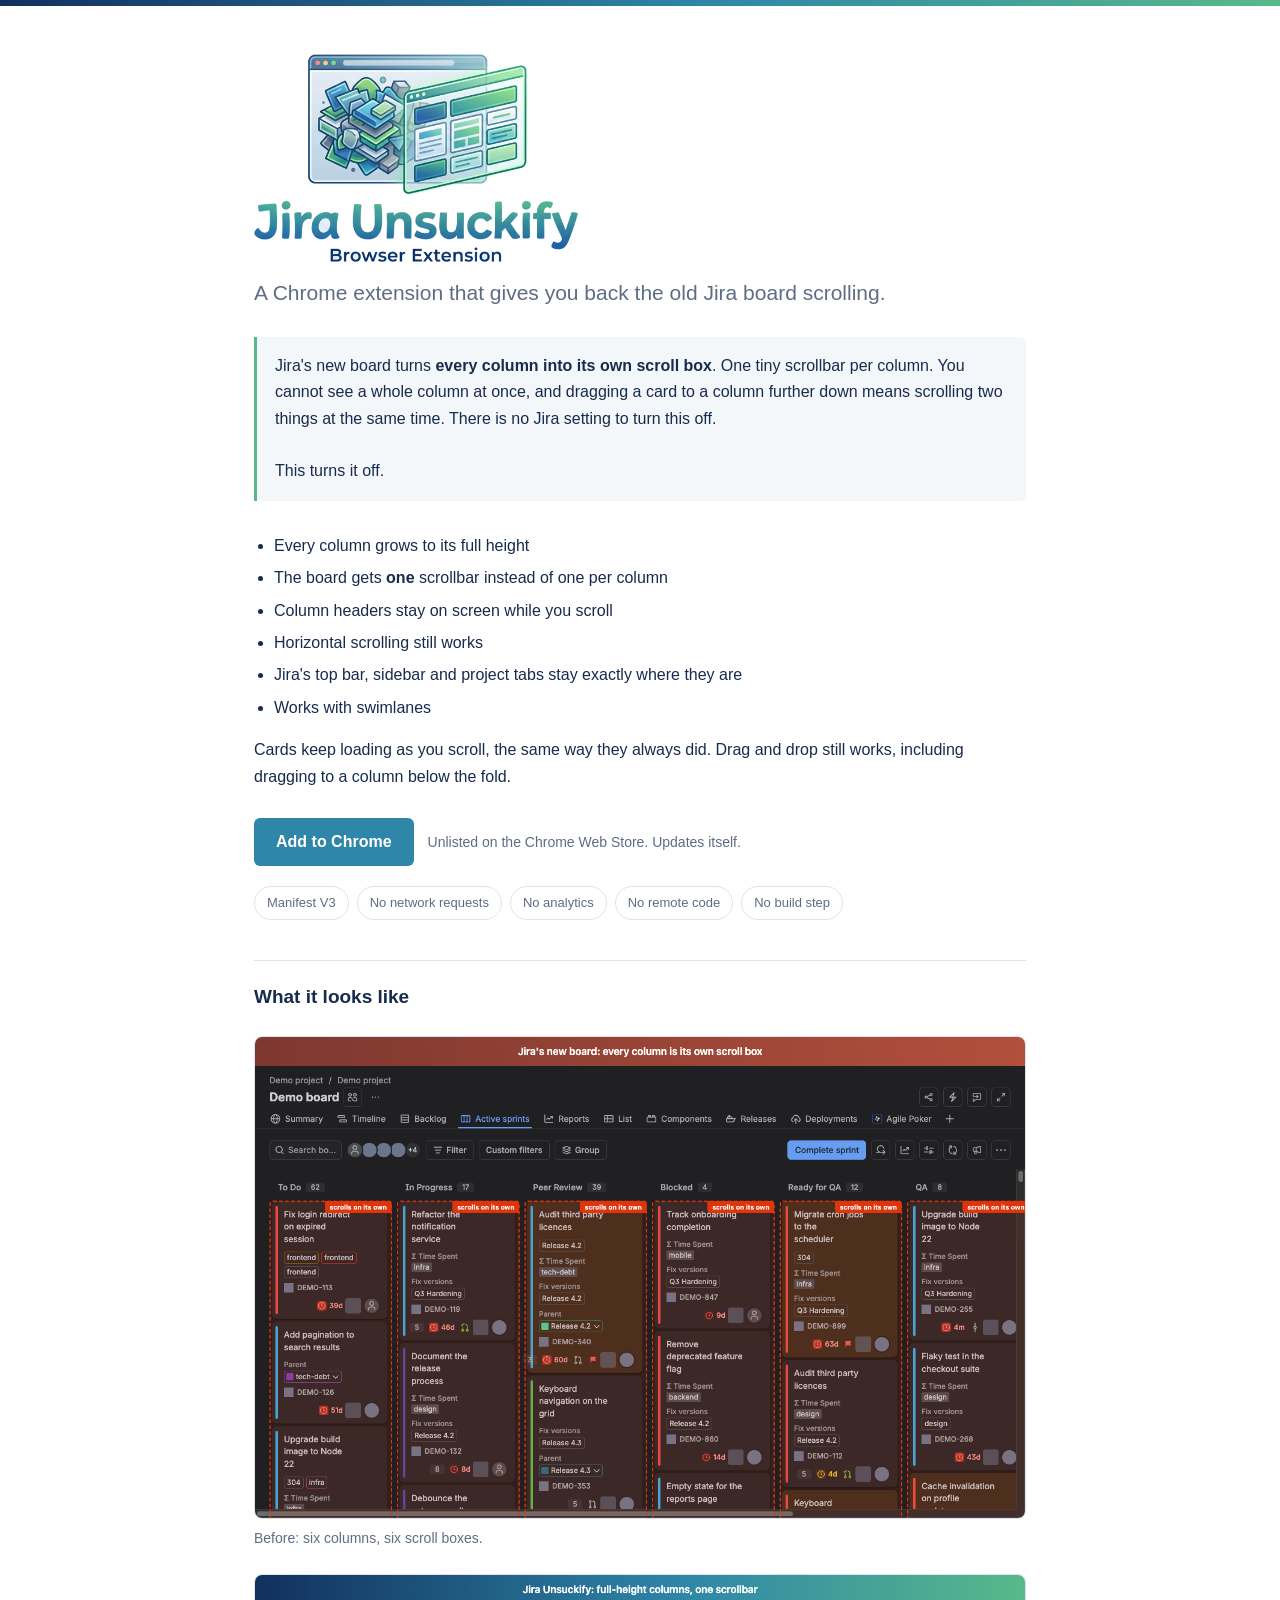
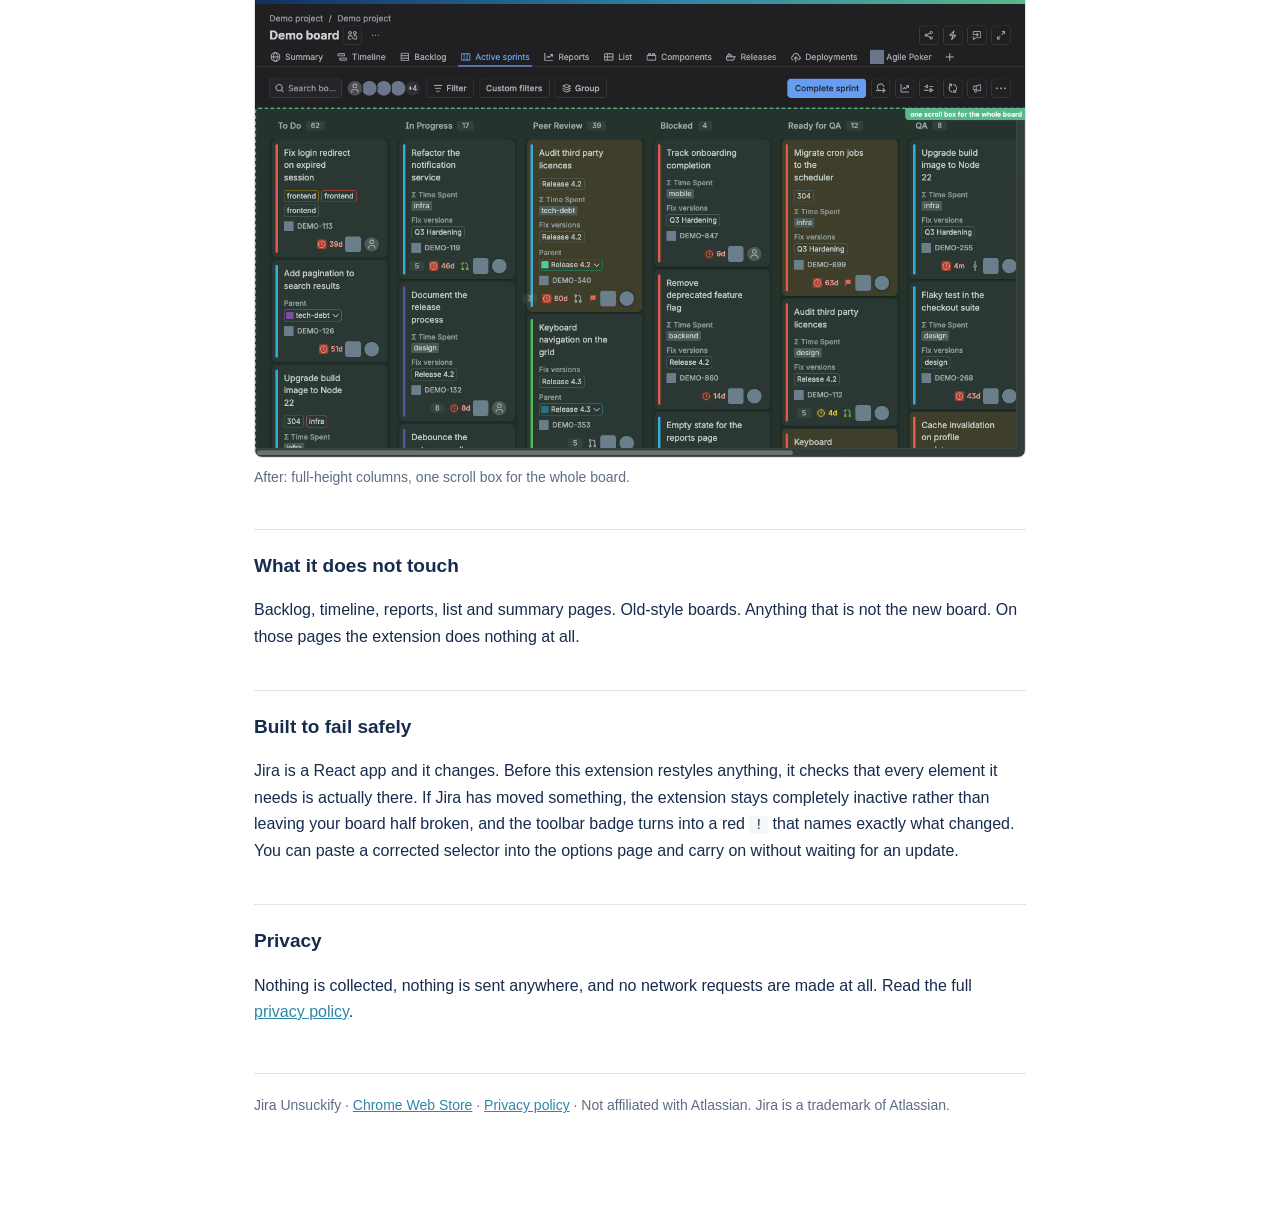
<file: docs/index.html>
<!doctype html>
<html lang="en">
  <head>
    <meta charset="utf-8" />
    <meta name="viewport" content="width=device-width, initial-scale=1" />
    <title>Jira Unsuckify — a Chrome extension that unscrolls Jira boards</title>
    <meta
      name="description"
      content="Jira's new board makes every column its own scroll box. This Chrome extension turns that off: full-height columns, one scrollbar."
    />
    <link rel="icon" href="assets/icon128.png" />
    <style>
      :root {
        --navy: #12305e;
        --blue: #2e86a8;
        --green: #58b98a;
        --bg: #ffffff;
        --sunken: #f4f7fa;
        --text: #172b4d;
        --subtle: #5e6c84;
        --border: #dfe4ec;
      }
      @media (prefers-color-scheme: dark) {
        :root {
          --bg: #1f1f21;
          --sunken: #161618;
          --text: #dcdfe4;
          --subtle: #9fa6b2;
          --border: #3a3d43;
          --blue: #6fb6d0;
          --green: #7fd1a6;
        }
      }
      * {
        box-sizing: border-box;
      }
      body {
        margin: 0;
        background: var(--bg);
        color: var(--text);
        font: 16px/1.65 -apple-system, BlinkMacSystemFont, "Segoe UI", Roboto,
          Helvetica, Arial, sans-serif;
      }
      .band {
        height: 6px;
        background: linear-gradient(90deg, var(--navy), #2e86a8 55%, #58b98a);
      }
      main {
        max-width: 820px;
        margin: 0 auto;
        padding: 40px 24px 96px;
      }
      .logo {
        display: block;
        width: 100%;
        max-width: 340px;
        height: auto;
        margin: 0 0 8px -8px;
      }
      .tagline {
        font-size: 21px;
        line-height: 1.45;
        color: var(--subtle);
        margin: 0 0 28px;
      }
      .lede {
        background: var(--sunken);
        border-left: 3px solid var(--green);
        border-radius: 0 6px 6px 0;
        padding: 16px 18px;
        margin: 0 0 32px;
      }
      h2 {
        font-size: 19px;
        margin: 40px 0 10px;
        padding-top: 20px;
        border-top: 1px solid var(--border);
      }
      ul {
        padding-left: 20px;
      }
      li {
        margin: 6px 0;
      }
      figure {
        margin: 24px 0;
      }
      figure img {
        width: 100%;
        height: auto;
        border: 1px solid var(--border);
        border-radius: 8px;
        display: block;
      }
      figcaption {
        color: var(--subtle);
        font-size: 14px;
        margin-top: 8px;
      }
      code {
        font-family: ui-monospace, SFMono-Regular, Menlo, Consolas, monospace;
        font-size: 0.9em;
        background: var(--sunken);
        padding: 1px 5px;
        border-radius: 3px;
      }
      a {
        color: var(--blue);
      }
      .cta {
        display: flex;
        align-items: center;
        flex-wrap: wrap;
        gap: 14px;
        margin: 28px 0 0;
      }
      .button {
        display: inline-block;
        padding: 11px 22px;
        border-radius: 6px;
        background: var(--blue);
        color: #fff;
        font-weight: 600;
        text-decoration: none;
      }
      .button:hover {
        filter: brightness(1.08);
      }
      .cta-note {
        font-size: 14px;
        color: var(--subtle);
      }
      .pills {
        display: flex;
        flex-wrap: wrap;
        gap: 8px;
        margin: 20px 0 0;
        padding: 0;
        list-style: none;
      }
      .pills li {
        margin: 0;
        padding: 5px 12px;
        border: 1px solid var(--border);
        border-radius: 999px;
        font-size: 13px;
        color: var(--subtle);
      }
      footer {
        margin-top: 48px;
        padding-top: 20px;
        border-top: 1px solid var(--border);
        color: var(--subtle);
        font-size: 14px;
      }
    </style>
  </head>
  <body>
    <div class="band"></div>
    <main>
      <img class="logo" src="assets/logo.png" alt="Jira Unsuckify" />
      <p class="tagline">
        A Chrome extension that gives you back the old Jira board scrolling.
      </p>

      <p class="lede">
        Jira's new board turns <strong>every column into its own scroll box</strong>.
        One tiny scrollbar per column. You cannot see a whole column at once, and
        dragging a card to a column further down means scrolling two things at
        the same time. There is no Jira setting to turn this off.
        <br /><br />
        This turns it off.
      </p>

      <ul>
        <li>Every column grows to its full height</li>
        <li>The board gets <strong>one</strong> scrollbar instead of one per column</li>
        <li>Column headers stay on screen while you scroll</li>
        <li>Horizontal scrolling still works</li>
        <li>Jira's top bar, sidebar and project tabs stay exactly where they are</li>
        <li>Works with swimlanes</li>
      </ul>

      <p>
        Cards keep loading as you scroll, the same way they always did. Drag and
        drop still works, including dragging to a column below the fold.
      </p>

      <p class="cta">
        <a class="button" href="https://chromewebstore.google.com/detail/jira-unsuckify/klcalgmhbaieegofnldhlkkhlkcfggle">Add to Chrome</a>
        <span class="cta-note">Unlisted on the Chrome Web Store. Updates itself.</span>
      </p>

      <ul class="pills">
        <li>Manifest V3</li>
        <li>No network requests</li>
        <li>No analytics</li>
        <li>No remote code</li>
        <li>No build step</li>
      </ul>

      <h2>What it looks like</h2>

      <figure>
        <img src="assets/before.png" alt="Jira's new board, with a separate scrollbar on every column" />
        <figcaption>Before: six columns, six scroll boxes.</figcaption>
      </figure>

      <figure>
        <img src="assets/after.png" alt="The same board with full-height columns and a single scrollbar" />
        <figcaption>After: full-height columns, one scroll box for the whole board.</figcaption>
      </figure>

      <h2>What it does not touch</h2>
      <p>
        Backlog, timeline, reports, list and summary pages. Old-style boards.
        Anything that is not the new board. On those pages the extension does
        nothing at all.
      </p>

      <h2>Built to fail safely</h2>
      <p>
        Jira is a React app and it changes. Before this extension restyles
        anything, it checks that every element it needs is actually there. If
        Jira has moved something, the extension stays completely inactive rather
        than leaving your board half broken, and the toolbar badge turns into a
        red <code>!</code> that names exactly what changed. You can paste a
        corrected selector into the options page and carry on without waiting
        for an update.
      </p>

      <h2>Privacy</h2>
      <p>
        Nothing is collected, nothing is sent anywhere, and no network requests
        are made at all. Read the full
        <a href="privacy.html">privacy policy</a>.
      </p>

      <footer>
        Jira Unsuckify · <a href="https://chromewebstore.google.com/detail/jira-unsuckify/klcalgmhbaieegofnldhlkkhlkcfggle">Chrome Web Store</a> ·
        <a href="privacy.html">Privacy policy</a> ·
        Not affiliated with Atlassian. Jira is a trademark of Atlassian.
      </footer>
    </main>
  </body>
</html>
</file>
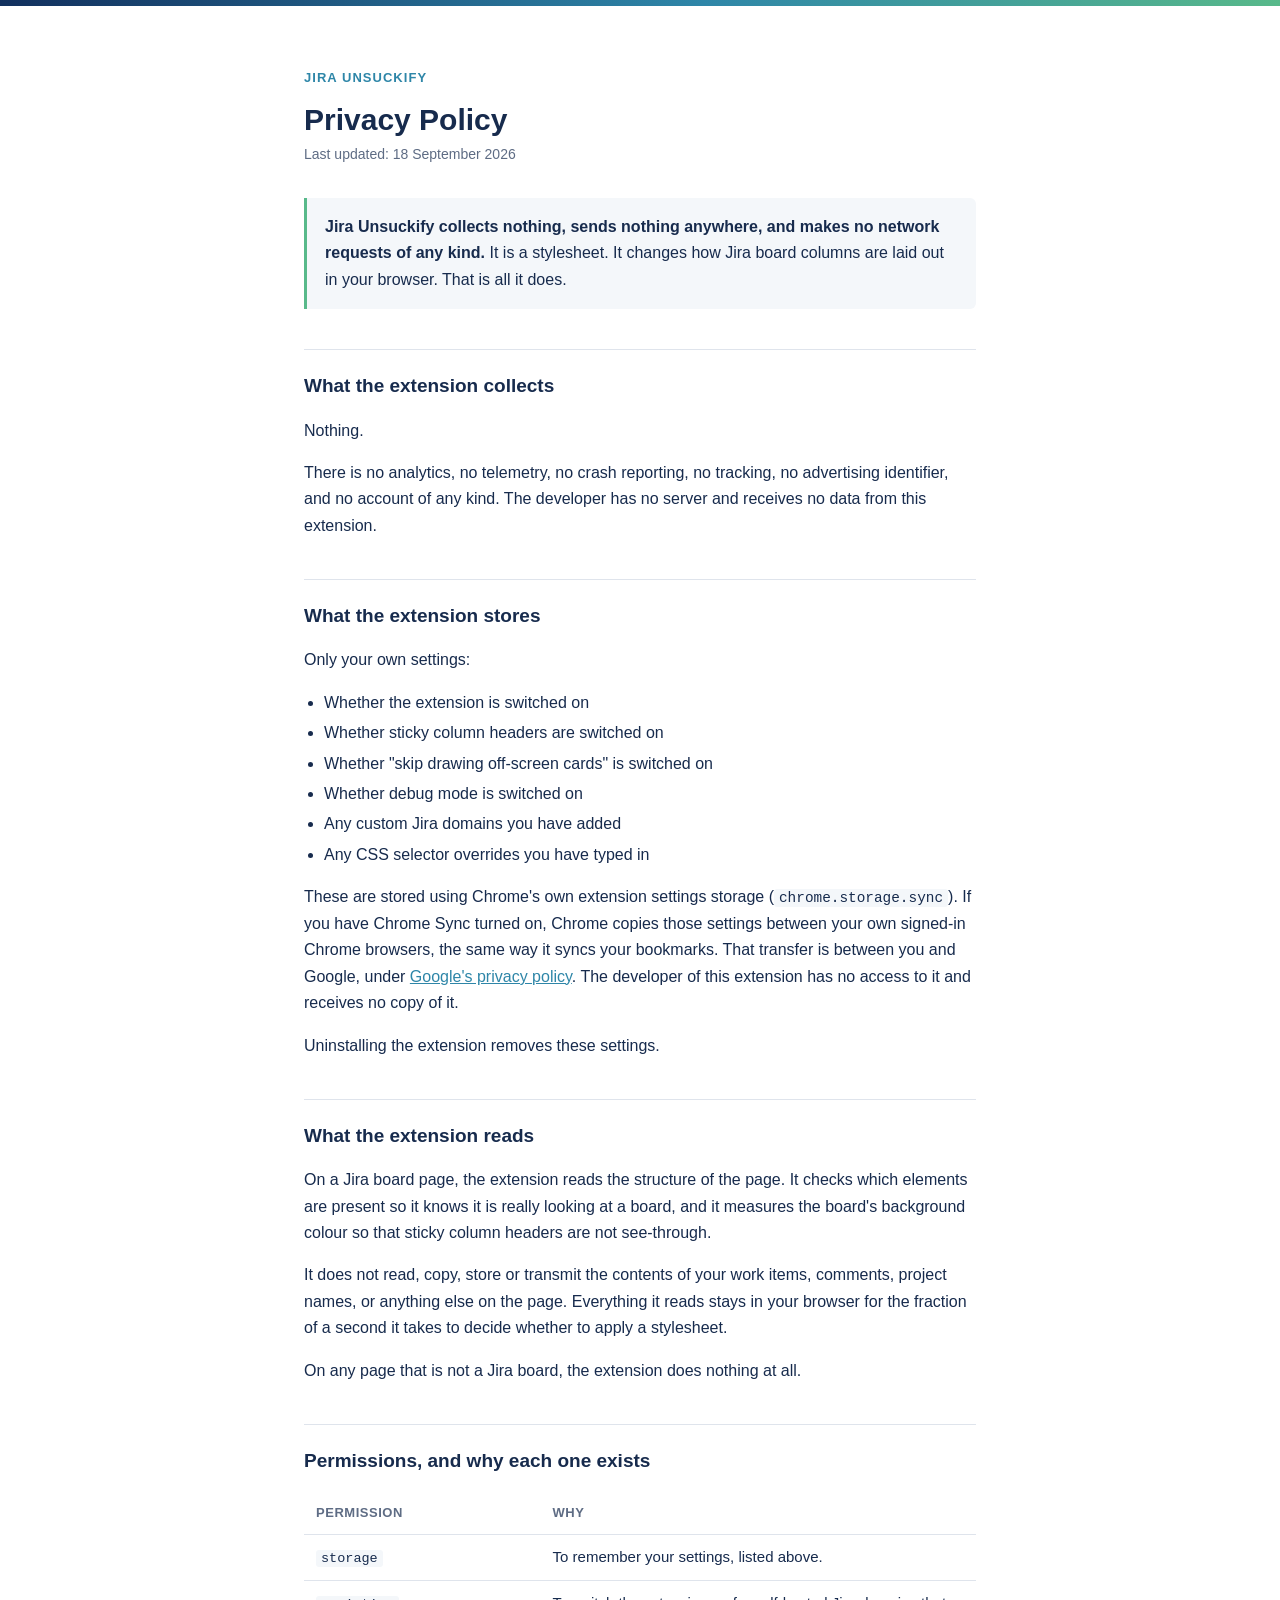
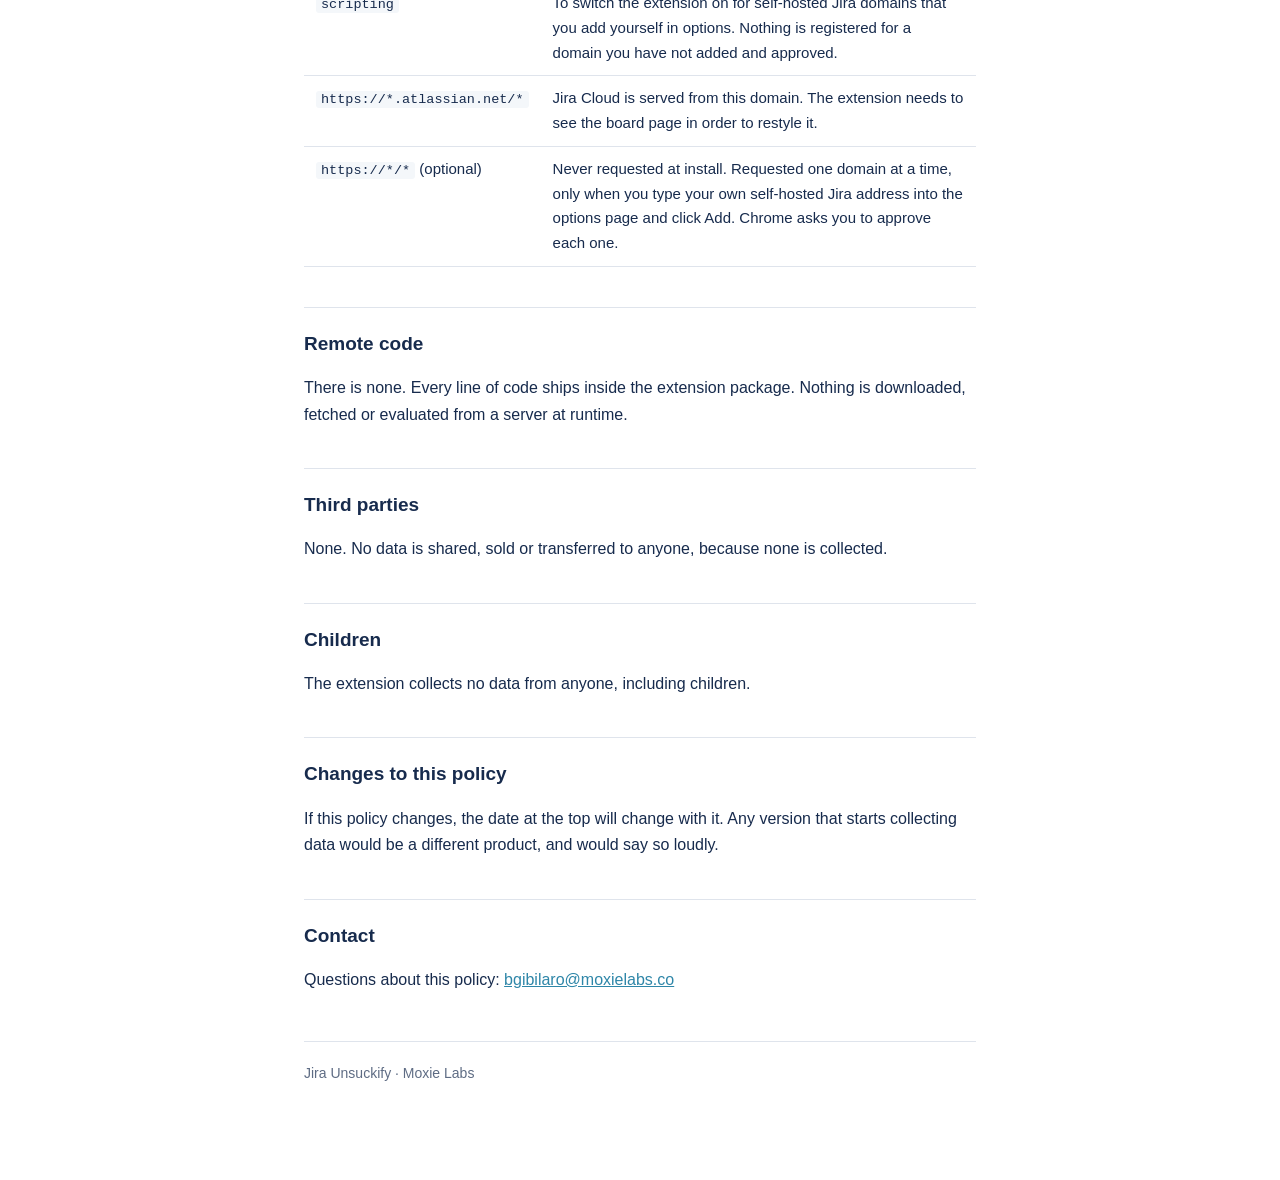
<file: docs/privacy.html>
<!doctype html>
<html lang="en">
  <head>
    <meta charset="utf-8" />
    <meta name="viewport" content="width=device-width, initial-scale=1" />
    <title>Privacy Policy — Jira Unsuckify</title>
    <meta
      name="description"
      content="Jira Unsuckify collects no data, makes no network requests, and contains no remote code."
    />
    <style>
      :root {
        --navy: #12305e;
        --blue: #2e86a8;
        --green: #58b98a;
        --bg: #ffffff;
        --sunken: #f4f7fa;
        --text: #172b4d;
        --subtle: #5e6c84;
        --border: #dfe4ec;
      }
      @media (prefers-color-scheme: dark) {
        :root {
          --bg: #1f1f21;
          --sunken: #161618;
          --text: #dcdfe4;
          --subtle: #9fa6b2;
          --border: #3a3d43;
          --blue: #6fb6d0;
          --green: #7fd1a6;
        }
      }
      * {
        box-sizing: border-box;
      }
      body {
        margin: 0;
        background: var(--bg);
        color: var(--text);
        font: 16px/1.65 -apple-system, BlinkMacSystemFont, "Segoe UI", Roboto,
          Helvetica, Arial, sans-serif;
      }
      .band {
        height: 6px;
        background: linear-gradient(90deg, var(--navy), #2e86a8 55%, #58b98a);
      }
      main {
        max-width: 720px;
        margin: 0 auto;
        padding: 48px 24px 96px;
      }
      .wordmark {
        font-size: 13px;
        font-weight: 700;
        letter-spacing: 0.08em;
        text-transform: uppercase;
        color: var(--blue);
      }
      h1 {
        font-size: 30px;
        line-height: 1.25;
        margin: 8px 0 4px;
      }
      .updated {
        color: var(--subtle);
        font-size: 14px;
        margin: 0 0 32px;
      }
      h2 {
        font-size: 19px;
        margin: 40px 0 8px;
        padding-top: 20px;
        border-top: 1px solid var(--border);
      }
      .lede {
        background: var(--sunken);
        border-left: 3px solid var(--green);
        border-radius: 0 6px 6px 0;
        padding: 16px 18px;
        margin: 0 0 8px;
      }
      table {
        border-collapse: collapse;
        width: 100%;
        margin: 16px 0;
        font-size: 15px;
        display: block;
        overflow-x: auto;
      }
      th,
      td {
        text-align: left;
        vertical-align: top;
        padding: 10px 12px;
        border-bottom: 1px solid var(--border);
      }
      th {
        color: var(--subtle);
        font-size: 13px;
        text-transform: uppercase;
        letter-spacing: 0.04em;
        white-space: nowrap;
      }
      code {
        font-family: ui-monospace, SFMono-Regular, Menlo, Consolas, monospace;
        font-size: 0.9em;
        background: var(--sunken);
        padding: 1px 5px;
        border-radius: 3px;
      }
      a {
        color: var(--blue);
      }
      ul {
        padding-left: 20px;
      }
      li {
        margin: 4px 0;
      }
      footer {
        margin-top: 48px;
        padding-top: 20px;
        border-top: 1px solid var(--border);
        color: var(--subtle);
        font-size: 14px;
      }
    </style>
  </head>
  <body>
    <div class="band"></div>
    <main>
      <p class="wordmark">Jira Unsuckify</p>
      <h1>Privacy Policy</h1>
      <p class="updated">Last updated: 18 September 2026</p>

      <p class="lede">
        <strong>Jira Unsuckify collects nothing, sends nothing anywhere, and
        makes no network requests of any kind.</strong> It is a stylesheet. It
        changes how Jira board columns are laid out in your browser. That is all
        it does.
      </p>

      <h2>What the extension collects</h2>
      <p>Nothing.</p>
      <p>
        There is no analytics, no telemetry, no crash reporting, no tracking, no
        advertising identifier, and no account of any kind. The developer has no
        server and receives no data from this extension.
      </p>

      <h2>What the extension stores</h2>
      <p>Only your own settings:</p>
      <ul>
        <li>Whether the extension is switched on</li>
        <li>Whether sticky column headers are switched on</li>
        <li>Whether "skip drawing off-screen cards" is switched on</li>
        <li>Whether debug mode is switched on</li>
        <li>Any custom Jira domains you have added</li>
        <li>Any CSS selector overrides you have typed in</li>
      </ul>
      <p>
        These are stored using Chrome's own extension settings storage
        (<code>chrome.storage.sync</code>). If you have Chrome Sync turned on,
        Chrome copies those settings between your own signed-in Chrome browsers,
        the same way it syncs your bookmarks. That transfer is between you and
        Google, under
        <a href="https://policies.google.com/privacy">Google's privacy policy</a>.
        The developer of this extension has no access to it and receives no copy
        of it.
      </p>
      <p>Uninstalling the extension removes these settings.</p>

      <h2>What the extension reads</h2>
      <p>
        On a Jira board page, the extension reads the structure of the page. It
        checks which elements are present so it knows it is really looking at a
        board, and it measures the board's background colour so that sticky
        column headers are not see-through.
      </p>
      <p>
        It does not read, copy, store or transmit the contents of your work
        items, comments, project names, or anything else on the page. Everything
        it reads stays in your browser for the fraction of a second it takes to
        decide whether to apply a stylesheet.
      </p>
      <p>On any page that is not a Jira board, the extension does nothing at all.</p>

      <h2>Permissions, and why each one exists</h2>
      <table>
        <thead>
          <tr>
            <th>Permission</th>
            <th>Why</th>
          </tr>
        </thead>
        <tbody>
          <tr>
            <td><code>storage</code></td>
            <td>To remember your settings, listed above.</td>
          </tr>
          <tr>
            <td><code>scripting</code></td>
            <td>
              To switch the extension on for self-hosted Jira domains that you
              add yourself in options. Nothing is registered for a domain you
              have not added and approved.
            </td>
          </tr>
          <tr>
            <td><code>https://*.atlassian.net/*</code></td>
            <td>
              Jira Cloud is served from this domain. The extension needs to see
              the board page in order to restyle it.
            </td>
          </tr>
          <tr>
            <td><code>https://*/*</code> (optional)</td>
            <td>
              Never requested at install. Requested one domain at a time, only
              when you type your own self-hosted Jira address into the options
              page and click Add. Chrome asks you to approve each one.
            </td>
          </tr>
        </tbody>
      </table>

      <h2>Remote code</h2>
      <p>
        There is none. Every line of code ships inside the extension package.
        Nothing is downloaded, fetched or evaluated from a server at runtime.
      </p>

      <h2>Third parties</h2>
      <p>
        None. No data is shared, sold or transferred to anyone, because none is
        collected.
      </p>

      <h2>Children</h2>
      <p>The extension collects no data from anyone, including children.</p>

      <h2>Changes to this policy</h2>
      <p>
        If this policy changes, the date at the top will change with it. Any
        version that starts collecting data would be a different product, and
        would say so loudly.
      </p>

      <h2>Contact</h2>
      <p>
        Questions about this policy:
        <a href="mailto:bgibilaro@moxielabs.co">bgibilaro@moxielabs.co</a>
      </p>

      <footer>Jira Unsuckify · Moxie Labs</footer>
    </main>
  </body>
</html>
</file>
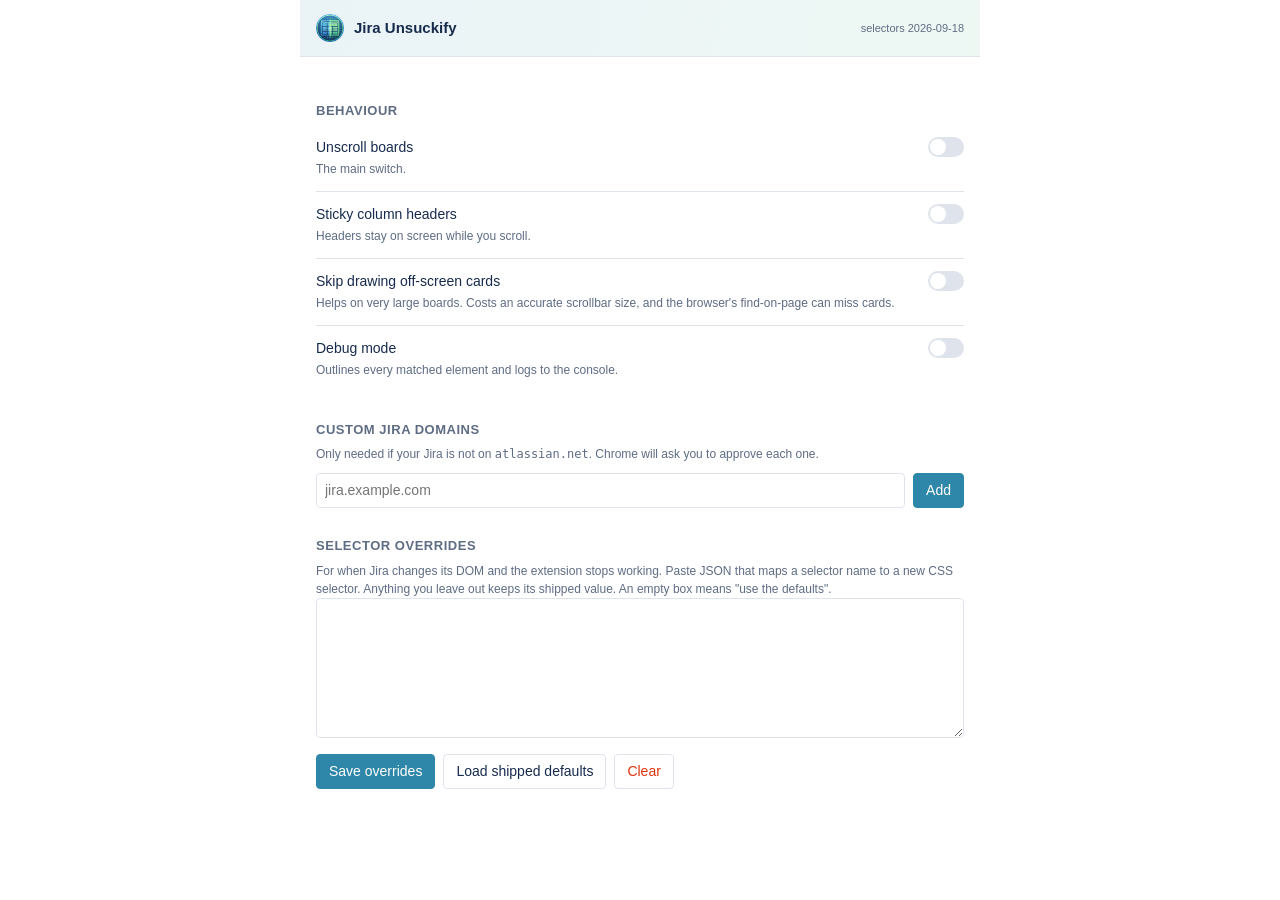
<file: src/options/options.html>
<!doctype html>
<html lang="en">
  <head>
    <meta charset="utf-8" />
    <title>Jira Unsuckify — Options</title>
    <link rel="stylesheet" href="../shared.css" />
    <style>
      body {
        max-width: 680px;
        margin: 0 auto;
      }
      section {
        margin-top: 28px;
      }
      section > h2 {
        font-size: 13px;
        text-transform: uppercase;
        letter-spacing: 0.04em;
        color: var(--text-subtle);
        margin-bottom: 4px;
      }
      .jbu-domain-list {
        list-style: none;
        margin: 8px 0 0;
        padding: 0;
      }
      .jbu-domain-list li {
        display: flex;
        align-items: center;
        justify-content: space-between;
        gap: 8px;
        padding: 8px 0;
        border-bottom: 1px solid var(--border);
      }
      .jbu-domain-list code {
        font-size: 13px;
      }
      .jbu-add-domain {
        display: flex;
        gap: 8px;
        margin-top: 10px;
      }
      .jbu-note {
        font-size: 12px;
        color: var(--text-subtle);
        margin: 6px 0 0;
      }
      .jbu-note[data-tone="bad"] {
        color: var(--danger);
      }
      .jbu-note[data-tone="good"] {
        color: var(--jbu-green);
      }
      .jbu-actions {
        display: flex;
        gap: 8px;
        margin-top: 10px;
      }
    </style>
  </head>
  <body>
    <header class="jbu-header">
      <img src="../../icons/icon48.png" alt="" />
      <h1>Jira Unsuckify</h1>
      <span class="jbu-version" id="version"></span>
    </header>

    <div class="jbu-body">
      <section>
        <h2>Behaviour</h2>

        <div class="jbu-row">
          <span>
            <span class="jbu-row-label">Unscroll boards</span>
            <br />
            <span class="jbu-row-hint">The main switch.</span>
          </span>
          <label class="jbu-switch">
            <input type="checkbox" id="enabled" /><span></span>
          </label>
        </div>

        <div class="jbu-row">
          <span>
            <span class="jbu-row-label">Sticky column headers</span>
            <br />
            <span class="jbu-row-hint">Headers stay on screen while you scroll.</span>
          </span>
          <label class="jbu-switch">
            <input type="checkbox" id="stickyHeaders" /><span></span>
          </label>
        </div>

        <div class="jbu-row">
          <span>
            <span class="jbu-row-label">Skip drawing off-screen cards</span>
            <br />
            <span class="jbu-row-hint">
              Helps on very large boards. Costs an accurate scrollbar size, and
              the browser's find-on-page can miss cards.
            </span>
          </span>
          <label class="jbu-switch">
            <input type="checkbox" id="contentVisibility" /><span></span>
          </label>
        </div>

        <div class="jbu-row">
          <span>
            <span class="jbu-row-label">Debug mode</span>
            <br />
            <span class="jbu-row-hint">
              Outlines every matched element and logs to the console.
            </span>
          </span>
          <label class="jbu-switch">
            <input type="checkbox" id="debug" /><span></span>
          </label>
        </div>
      </section>

      <section>
        <h2>Custom Jira domains</h2>
        <p class="jbu-note">
          Only needed if your Jira is not on <code>atlassian.net</code>. Chrome
          will ask you to approve each one.
        </p>
        <ul class="jbu-domain-list" id="domain-list"></ul>
        <div class="jbu-add-domain">
          <input type="text" id="domain-input" placeholder="jira.example.com" />
          <button class="jbu-primary" id="domain-add">Add</button>
        </div>
        <p class="jbu-note" id="domain-note"></p>
      </section>

      <section>
        <h2>Selector overrides</h2>
        <p class="jbu-note">
          For when Jira changes its DOM and the extension stops working. Paste
          JSON that maps a selector name to a new CSS selector. Anything you
          leave out keeps its shipped value. An empty box means "use the
          defaults".
        </p>
        <textarea id="overrides" spellcheck="false"></textarea>
        <div class="jbu-actions">
          <button class="jbu-primary" id="overrides-save">Save overrides</button>
          <button id="overrides-defaults">Load shipped defaults</button>
          <button class="jbu-danger" id="overrides-clear">Clear</button>
        </div>
        <p class="jbu-note" id="overrides-note"></p>
      </section>
    </div>

    <script src="../selectors.js"></script>
    <script src="options.js"></script>
  </body>
</html>
</file>
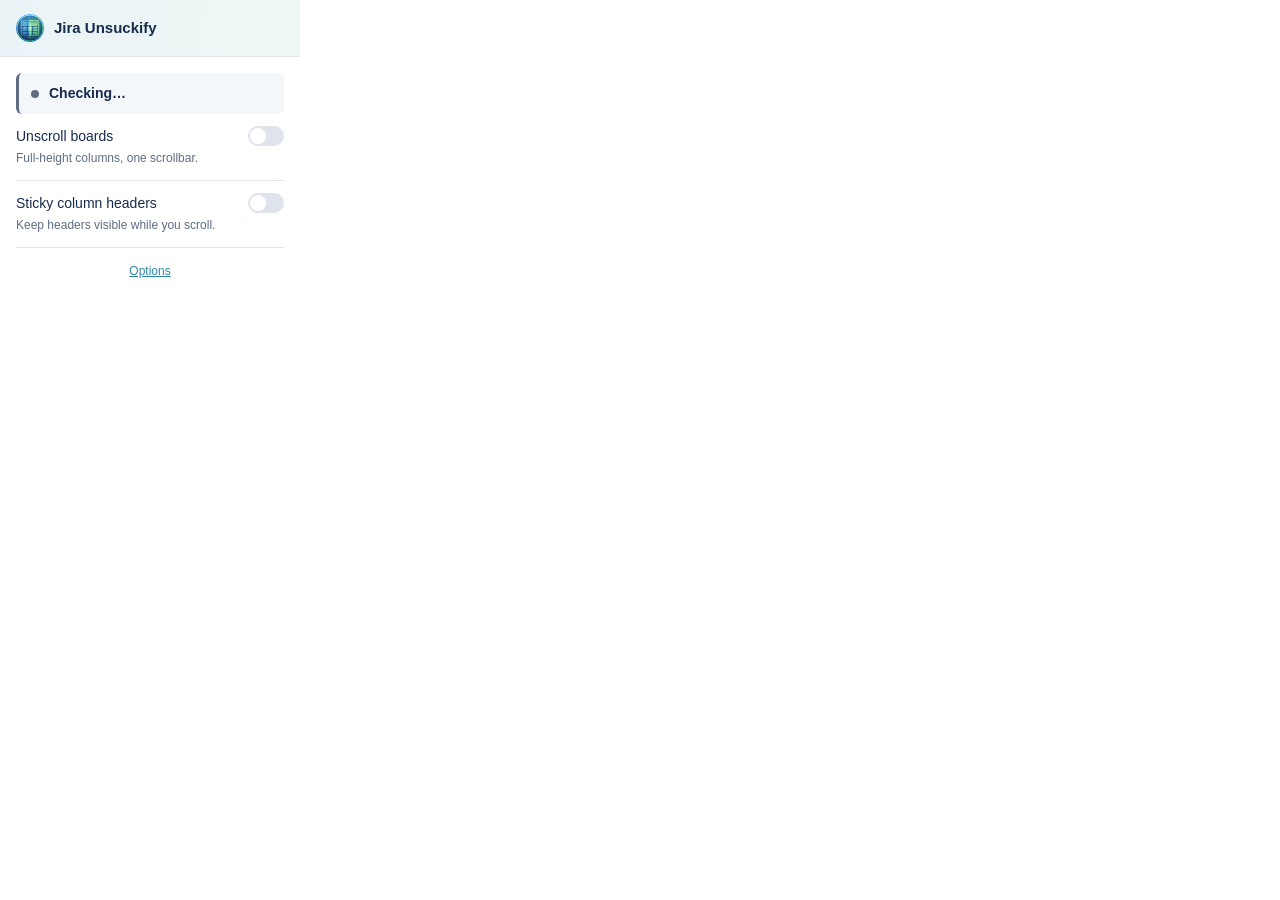
<file: src/popup/popup.html>
<!doctype html>
<html lang="en">
  <head>
    <meta charset="utf-8" />
    <title>Jira Unsuckify</title>
    <link rel="stylesheet" href="../shared.css" />
    <style>
      body {
        width: 300px;
      }
    </style>
  </head>
  <body>
    <header class="jbu-header">
      <img src="../../icons/icon48.png" alt="" />
      <h1>Jira Unsuckify</h1>
      <span class="jbu-version" id="version"></span>
    </header>

    <div class="jbu-body">
      <div class="jbu-status" id="status" data-tone="off">
        <span class="jbu-status-dot"></span>
        <span>
          <span class="jbu-status-title" id="status-title">Checking…</span>
          <span class="jbu-status-detail" id="status-detail"></span>
        </span>
      </div>

      <div class="jbu-row">
        <span>
          <span class="jbu-row-label">Unscroll boards</span>
          <br />
          <span class="jbu-row-hint">Full-height columns, one scrollbar.</span>
        </span>
        <label class="jbu-switch">
          <input type="checkbox" id="enabled" />
          <span></span>
        </label>
      </div>

      <div class="jbu-row">
        <span>
          <span class="jbu-row-label">Sticky column headers</span>
          <br />
          <span class="jbu-row-hint">Keep headers visible while you scroll.</span>
        </span>
        <label class="jbu-switch">
          <input type="checkbox" id="stickyHeaders" />
          <span></span>
        </label>
      </div>

      <p class="jbu-footer-link">
        <a href="#" id="open-options">Options</a>
      </p>
    </div>

    <script src="popup.js"></script>
  </body>
</html>
</file>
<file: src/shared.css>
/* Shared styling for the popup and the options page. Brand colours are taken
   from the Jira Unsuckify logo. */

:root {
  --jbu-navy: #12305e;
  --jbu-blue: #2e86a8;
  --jbu-teal: #3c9c90;
  --jbu-green: #58b98a;

  --bg: #ffffff;
  --bg-sunken: #f4f7fa;
  --text: #172b4d;
  --text-subtle: #5e6c84;
  --border: #dfe4ec;
  --danger: #de350b;
  --warning: #b86e00;
}

@media (prefers-color-scheme: dark) {
  :root {
    --bg: #1f1f21;
    --bg-sunken: #161618;
    --text: #dcdfe4;
    --text-subtle: #9fa6b2;
    --border: #3a3d43;
    --danger: #ff7452;
    --warning: #f5cd47;
  }
}

* {
  box-sizing: border-box;
}

body {
  margin: 0;
  font-family: -apple-system, BlinkMacSystemFont, "Segoe UI", Roboto, Helvetica,
    Arial, sans-serif;
  font-size: 14px;
  line-height: 1.5;
  color: var(--text);
  background: var(--bg);
}

h1,
h2 {
  margin: 0;
  font-weight: 600;
}

a {
  color: var(--jbu-blue);
}

.jbu-header {
  display: flex;
  align-items: center;
  gap: 10px;
  padding: 14px 16px;
  border-bottom: 1px solid var(--border);
  background: linear-gradient(
    100deg,
    color-mix(in srgb, var(--jbu-blue) 10%, transparent),
    color-mix(in srgb, var(--jbu-green) 10%, transparent)
  );
}

.jbu-header img {
  width: 28px;
  height: 28px;
  flex: none;
}

.jbu-header h1 {
  font-size: 15px;
}

.jbu-header .jbu-version {
  margin-left: auto;
  font-size: 11px;
  color: var(--text-subtle);
  font-variant-numeric: tabular-nums;
}

.jbu-body {
  padding: 16px;
}

/* Status banner */

.jbu-status {
  display: flex;
  gap: 10px;
  align-items: flex-start;
  padding: 10px 12px;
  border-radius: 6px;
  background: var(--bg-sunken);
  border-left: 3px solid var(--text-subtle);
}

.jbu-status[data-tone="good"] {
  border-left-color: var(--jbu-green);
}
.jbu-status[data-tone="off"] {
  border-left-color: var(--text-subtle);
}
.jbu-status[data-tone="warn"] {
  border-left-color: var(--warning);
}
.jbu-status[data-tone="bad"] {
  border-left-color: var(--danger);
}

.jbu-status-dot {
  width: 8px;
  height: 8px;
  border-radius: 50%;
  margin-top: 7px;
  flex: none;
  background: var(--text-subtle);
}
.jbu-status[data-tone="good"] .jbu-status-dot {
  background: var(--jbu-green);
}
.jbu-status[data-tone="warn"] .jbu-status-dot {
  background: var(--warning);
}
.jbu-status[data-tone="bad"] .jbu-status-dot {
  background: var(--danger);
}

.jbu-status-title {
  font-weight: 600;
}

.jbu-status-detail {
  color: var(--text-subtle);
  font-size: 12px;
}

/* Rows and controls */

.jbu-row {
  display: flex;
  align-items: flex-start;
  justify-content: space-between;
  gap: 12px;
  padding: 12px 0;
  border-bottom: 1px solid var(--border);
}

.jbu-row:last-child {
  border-bottom: none;
}

.jbu-row-label {
  font-weight: 500;
}

.jbu-row-hint {
  font-size: 12px;
  color: var(--text-subtle);
}

/* Switch */

.jbu-switch {
  position: relative;
  flex: none;
  width: 36px;
  height: 20px;
}

.jbu-switch input {
  position: absolute;
  opacity: 0;
  width: 100%;
  height: 100%;
  margin: 0;
  cursor: pointer;
}

.jbu-switch span {
  position: absolute;
  inset: 0;
  border-radius: 10px;
  background: var(--border);
  transition: background 0.15s ease;
  pointer-events: none;
}

.jbu-switch span::after {
  content: "";
  position: absolute;
  top: 2px;
  left: 2px;
  width: 16px;
  height: 16px;
  border-radius: 50%;
  background: #fff;
  transition: transform 0.15s ease;
}

.jbu-switch input:checked + span {
  background: var(--jbu-green);
}

.jbu-switch input:checked + span::after {
  transform: translateX(16px);
}

.jbu-switch input:focus-visible + span {
  outline: 2px solid var(--jbu-blue);
  outline-offset: 2px;
}

/* Buttons and inputs */

button {
  font: inherit;
  padding: 6px 12px;
  border-radius: 4px;
  border: 1px solid var(--border);
  background: var(--bg);
  color: var(--text);
  cursor: pointer;
}

button:hover {
  background: var(--bg-sunken);
}

button.jbu-primary {
  background: var(--jbu-blue);
  border-color: var(--jbu-blue);
  color: #fff;
}

button.jbu-primary:hover {
  filter: brightness(1.08);
}

button.jbu-danger {
  color: var(--danger);
}

input[type="text"],
textarea {
  font: inherit;
  width: 100%;
  padding: 6px 8px;
  border-radius: 4px;
  border: 1px solid var(--border);
  background: var(--bg);
  color: var(--text);
}

textarea {
  font-family: ui-monospace, SFMono-Regular, Menlo, Consolas, monospace;
  font-size: 12px;
  min-height: 140px;
  resize: vertical;
}

.jbu-footer-link {
  margin-top: 14px;
  font-size: 12px;
  text-align: center;
}
</file>
